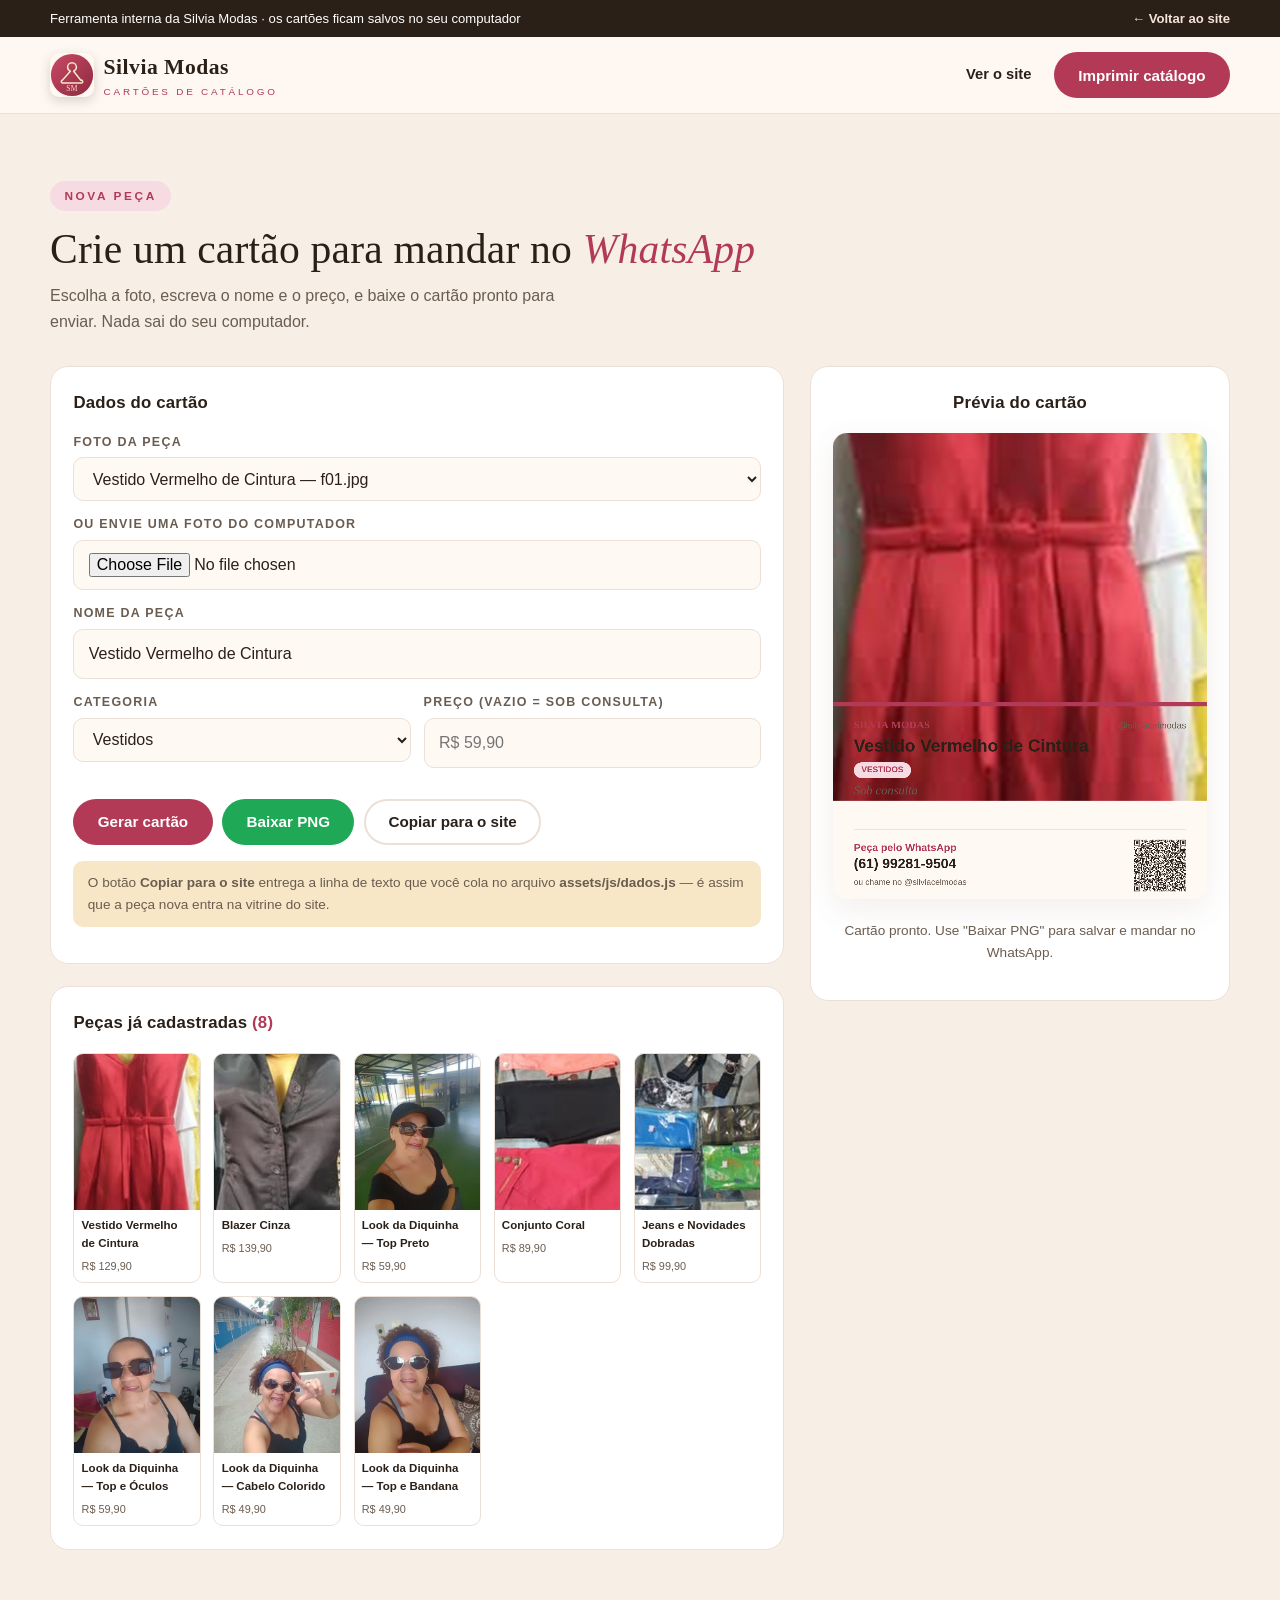
<file: catalogo.html>
<!doctype html>
<html lang="pt-BR">
<head>
<meta charset="utf-8">
<meta name="viewport" content="width=device-width, initial-scale=1">
<title>Cartões de catálogo | Silvia Modas</title>
<meta name="robots" content="noindex, nofollow">
<link rel="icon" href="assets/img/logo.svg" type="image/svg+xml">
<link rel="stylesheet" href="assets/css/estilo.css?v=2">
<style>
  body { background: var(--areia); }
  .painel { display: grid; grid-template-columns: 1fr 420px; gap: 1.6rem; align-items: start; }
  .caixa { background: #fff; border: 1px solid var(--linha); border-radius: var(--raio); padding: 1.4rem; }
  .caixa h3 { font-family: var(--sans); font-weight: 700; margin: 0 0 1rem; font-size: 1.05rem; }
  .campo { display: block; margin-bottom: .9rem; }
  .campo span { display: block; font-size: .78rem; font-weight: 700; letter-spacing: .1em; text-transform: uppercase; color: var(--tinta-suave); margin-bottom: .3rem; }
  .campo input, .campo select, .campo textarea {
    width: 100%; padding: .7rem .9rem; border: 1.5px solid var(--linha); border-radius: 10px;
    font: inherit; background: var(--creme); color: var(--tinta);
  }
  .campo input:focus, .campo select:focus { outline: none; border-color: var(--rose); }
  .dupla { display: grid; grid-template-columns: 1fr 1fr; gap: .8rem; }
  .acoes { display: flex; gap: .6rem; flex-wrap: wrap; margin-top: 1rem; }
  .previo { text-align: center; }
  .previo canvas { max-width: 100%; border-radius: 14px; box-shadow: var(--sombra); }
  .lista-cartoes { display: grid; grid-template-columns: repeat(auto-fill, minmax(120px, 1fr)); gap: .8rem; }
  .mini { position: relative; border-radius: 10px; overflow: hidden; border: 1px solid var(--linha); cursor: pointer; background: #fff; }
  .mini img { width: 100%; display: block; }
  .mini b { display: block; font-size: .72rem; padding: .35rem .45rem; font-weight: 700; color: var(--tinta); }
  .mini .sp { display: block; font-size: .68rem; padding: 0 .45rem .4rem; color: var(--tinta-suave); }
  .mini:hover { outline: 2px solid var(--rose); }
  .aviso { font-size: .85rem; color: var(--tinta-suave); background: var(--dourado-claro); padding: .7rem .9rem; border-radius: 10px; }
  .voltar { color: var(--rose); text-decoration: none; font-weight: 700; }
  #imprimir { display: none; }
  @media print {
    body > *:not(#imprimir) { display: none !important; }
    #imprimir { display: block; }
    #imprimir .pg { page-break-after: always; text-align: center; }
    #imprimir img { width: 95mm; }
  }
  @media (max-width: 900px) { .painel { grid-template-columns: 1fr; } }
</style>
</head>
<body>

<div class="topo">
  <div class="container">
    <div class="itens"><span>Ferramenta interna da Silvia Modas · os cartões ficam salvos no seu computador</span></div>
    <div class="itens"><a class="voltar" href="index.html">← Voltar ao site</a></div>
  </div>
</div>

<header class="cabecalho">
  <div class="container">
    <a class="marca" href="index.html">
      <img class="logo" src="assets/img/logo.svg" alt="">
      <span><strong>Silvia Modas</strong><small>Cartões de catálogo</small></span>
    </a>
    <nav class="menu">
      <a href="index.html">Ver o site</a>
      <button class="btn btn-rosa" id="btnImprimir" type="button">Imprimir catálogo</button>
    </nav>
  </div>
</header>

<section>
  <div class="container">
    <span class="rotulo">Nova peça</span>
    <h2 class="titulo">Crie um cartão para mandar no <em>WhatsApp</em></h2>
    <p class="subtitulo">Escolha a foto, escreva o nome e o preço, e baixe o cartão pronto para enviar. Nada sai do seu computador.</p>

    <div class="painel">
      <div>
        <div class="caixa">
          <h3>Dados do cartão</h3>
          <label class="campo">
            <span>Foto da peça</span>
            <select id="fotoSelect"></select>
          </label>
          <label class="campo">
            <span>Ou envie uma foto do computador</span>
            <input type="file" id="fotoUpload" accept="image/jpeg,image/png,image/webp">
          </label>
          <label class="campo">
            <span>Nome da peça</span>
            <input type="text" id="pNome" placeholder="Ex.: Vestido floral coral" maxlength="60">
          </label>
          <div class="dupla">
            <label class="campo">
              <span>Categoria</span>
              <select id="pCategoria"></select>
            </label>
            <label class="campo">
              <span>Preço (vazio = sob consulta)</span>
              <input type="text" id="pPreco" placeholder="R$ 59,90" maxlength="24">
            </label>
          </div>
          <div class="acoes">
            <button class="btn btn-rosa" id="btnGerar" type="button">Gerar cartão</button>
            <button class="btn btn-whats" id="btnBaixar" type="button">Baixar PNG</button>
            <button class="btn btn-linha" id="btnCopiar" type="button">Copiar para o site</button>
          </div>
          <p class="aviso" style="margin-top:1rem">
            O botão <b>Copiar para o site</b> entrega a linha de texto que você cola no arquivo
            <b>assets/js/dados.js</b> — é assim que a peça nova entra na vitrine do site.
          </p>
        </div>

        <div class="caixa" style="margin-top:1.4rem">
          <h3>Peças já cadastradas <span id="qtd" style="color:var(--rose)"></span></h3>
          <div class="lista-cartoes" id="lista"></div>
        </div>
      </div>

      <div class="caixa previo">
        <h3>Prévia do cartão</h3>
        <canvas id="canvas" width="1080" height="1350" style="width:100%"></canvas>
        <p id="msg" style="font-size:.85rem;color:var(--tinta-suave)"></p>
      </div>
    </div>
  </div>
</section>

<div id="imprimir"></div>

<script src="assets/js/dados.js?v=2"></script>
<script src="assets/js/cartoes.js?v=2"></script>
</body>
</html>
</file>
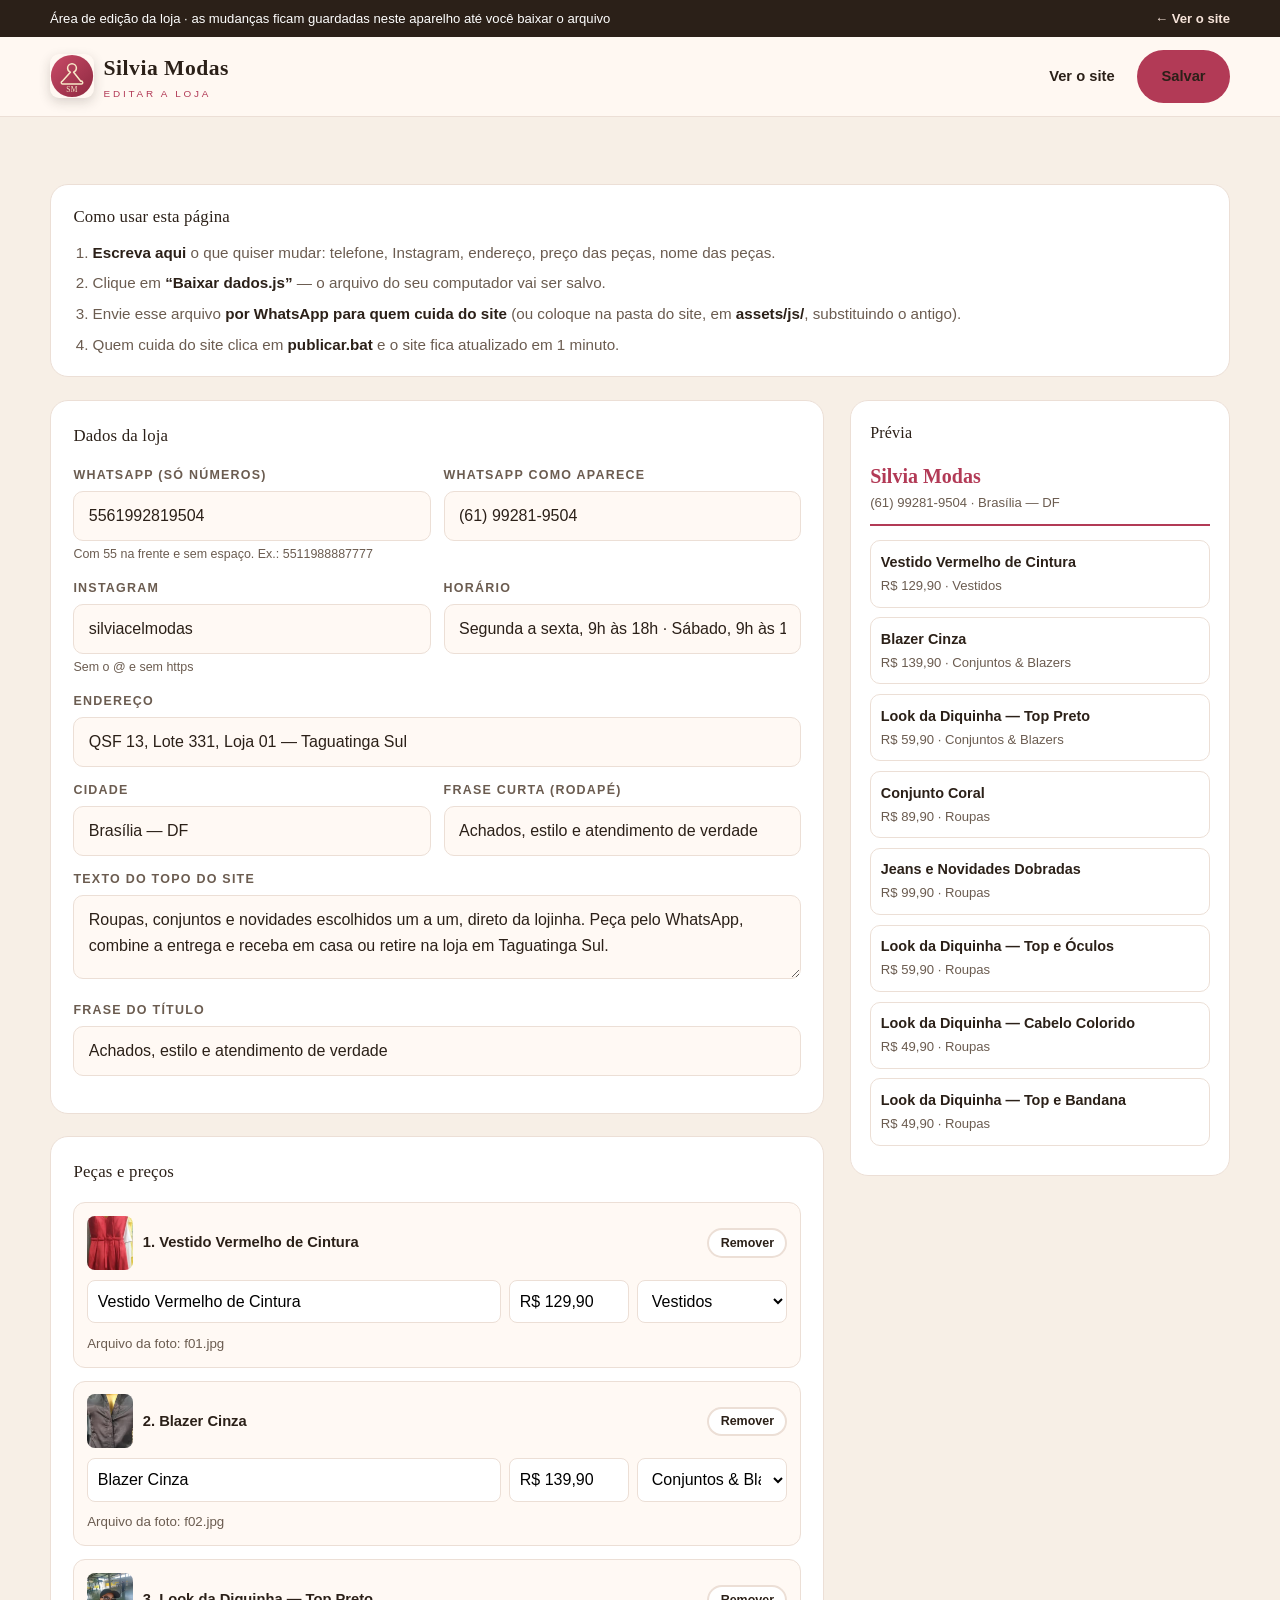
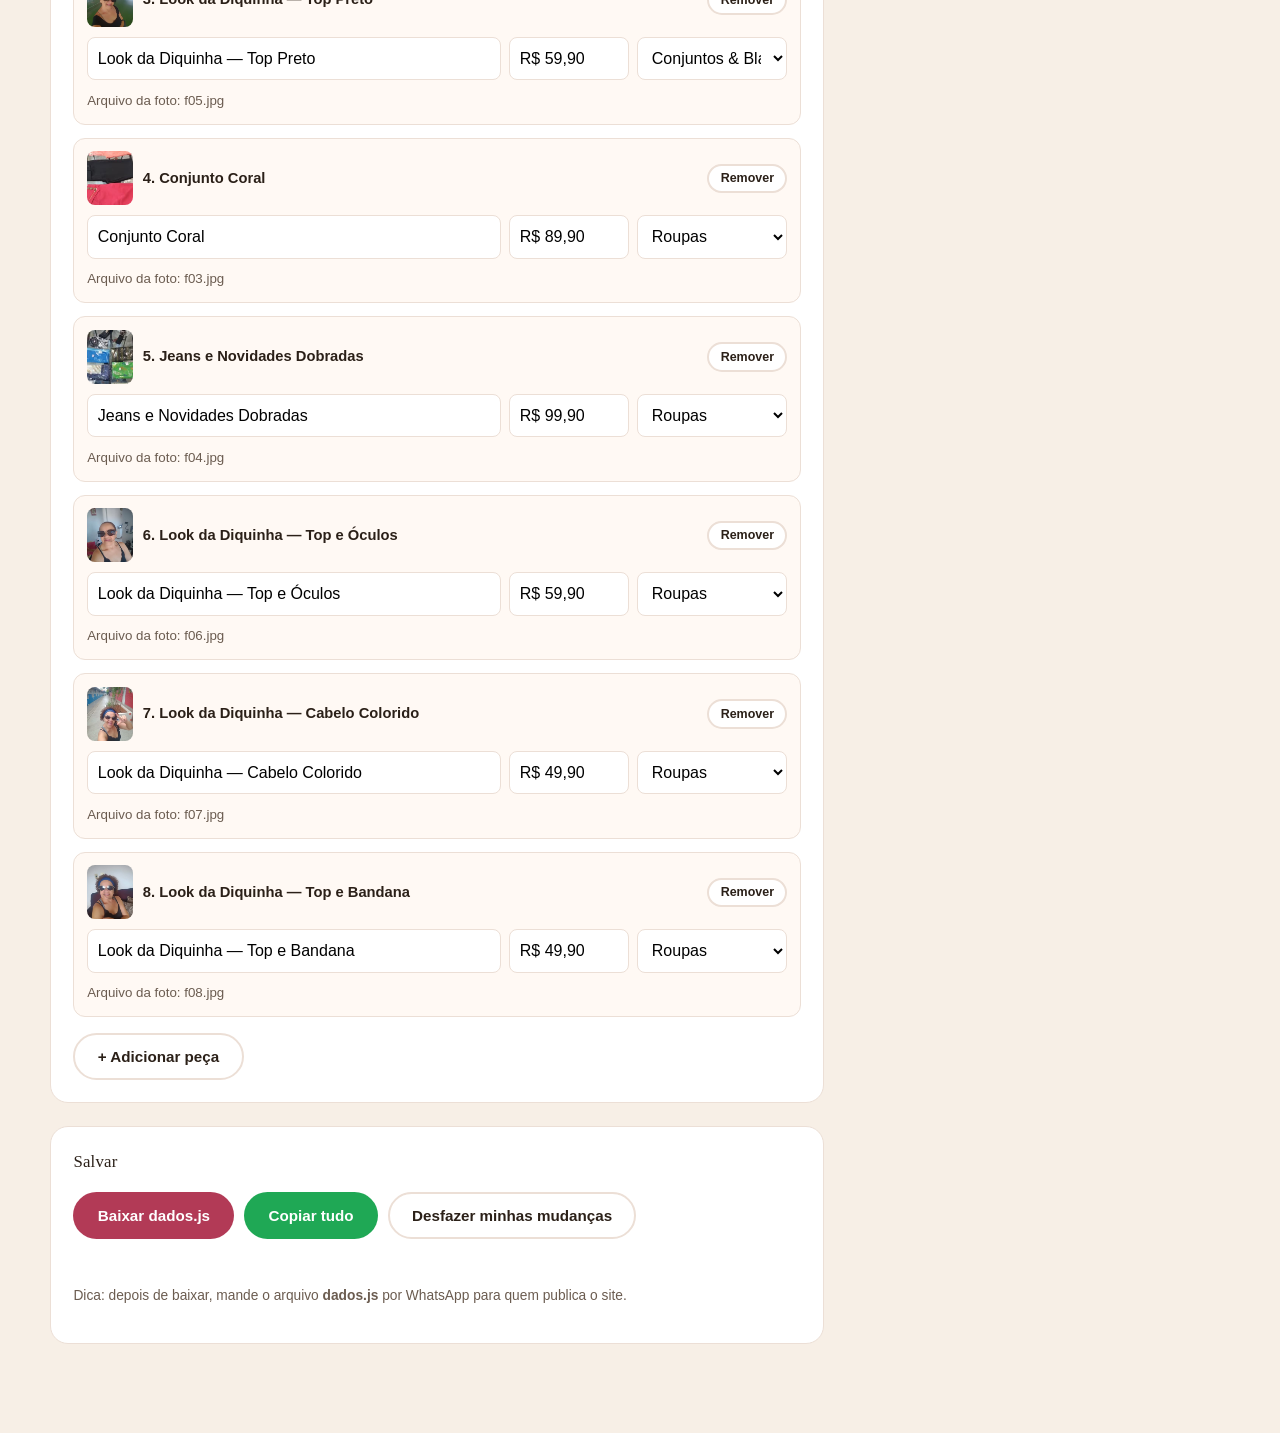
<file: editor.html>
<!doctype html>
<html lang="pt-BR">
<head>
<meta charset="utf-8">
<meta name="viewport" content="width=device-width, initial-scale=1">
<title>Editar a loja | Silvia Modas</title>
<meta name="robots" content="noindex, nofollow">
<link rel="icon" href="assets/img/logo.svg" type="image/svg+xml">
<link rel="stylesheet" href="assets/css/estilo.css?v=2">
<style>
  body { background: var(--areia); }
  .guia { background: #fff; border: 1px solid var(--linha); border-radius: var(--raio); padding: 1.2rem 1.4rem; margin-bottom: 1.4rem; }
  .guia h3 { margin: 0 0 .6rem; font-size: 1.05rem; }
  .guia ol { margin: 0; padding-left: 1.2rem; display: grid; gap: .4rem; font-size: .95rem; color: var(--tinta-suave); }
  .guia ol b { color: var(--tinta); }
  .painel { display: grid; grid-template-columns: 1fr 380px; gap: 1.6rem; align-items: start; }
  .caixa { background: #fff; border: 1px solid var(--linha); border-radius: var(--raio); padding: 1.4rem; margin-bottom: 1.4rem; }
  .caixa h3 { margin: 0 0 1rem; font-size: 1.05rem; }
  .campo { display: block; margin-bottom: .9rem; }
  .campo span { display: block; font-size: .78rem; font-weight: 700; letter-spacing: .1em; text-transform: uppercase; color: var(--tinta-suave); margin-bottom: .3rem; }
  .campo input, .campo textarea, .campo select { width: 100%; padding: .7rem .9rem; border: 1.5px solid var(--linha); border-radius: 10px; font: inherit; background: var(--creme); color: var(--tinta); }
  .campo textarea { min-height: 84px; resize: vertical; }
  .campo small { display: block; font-size: .78rem; color: var(--tinta-suave); margin-top: .25rem; }
  .dupla { display: grid; grid-template-columns: 1fr 1fr; gap: .8rem; }
  .pecas { display: grid; gap: .8rem; }
  .peca { border: 1px solid var(--linha); border-radius: 12px; padding: .8rem; background: var(--creme); display: grid; gap: .6rem; }
  .peca .topo-peca { display: flex; justify-content: space-between; align-items: center; gap: .6rem; }
  .peca .foto-mini { width: 46px; height: 54px; object-fit: cover; border-radius: 8px; background: var(--areia); }
  .peca .linhas { display: grid; grid-template-columns: 1fr 120px 150px; gap: .5rem; }
  .peca input, .peca select { padding: .5rem .6rem; border: 1.5px solid var(--linha); border-radius: 8px; font: inherit; background: #fff; width: 100%; }
  .acoes { display: flex; gap: .6rem; flex-wrap: wrap; margin-top: 1rem; }
  .previo { background: #fff; border: 1px solid var(--linha); border-radius: var(--raio); padding: 1.2rem; position: sticky; top: 90px; }
  .previo h3 { margin: 0 0 .9rem; font-size: 1rem; }
  .mini-cab { border-bottom: 2px solid var(--rose); padding-bottom: .7rem; margin-bottom: .9rem; }
  .mini-cab b { font-family: var(--serifada); font-size: 1.25rem; color: var(--rose); }
  .mini-cab span { display: block; font-size: .82rem; color: var(--tinta-suave); }
  .mini-card { border: 1px solid var(--linha); border-radius: 10px; padding: .6rem; margin-bottom: .6rem; font-size: .9rem; }
  .mini-card b { display: block; }
  .mini-card i { color: var(--tinta-suave); font-style: normal; font-size: .82rem; }
  .status { font-size: .9rem; color: var(--verde); font-weight: 700; min-height: 1.2em; }
  .voltar { color: var(--rose); text-decoration: none; font-weight: 700; }
  @media (max-width: 900px) { .painel { grid-template-columns: 1fr; } .previo { position: static; } .peca .linhas { grid-template-columns: 1fr; } }
</style>
</head>
<body>

<div class="topo">
  <div class="container">
    <div class="itens"><span>Área de edição da loja · as mudanças ficam guardadas neste aparelho até você baixar o arquivo</span></div>
    <div class="itens"><a class="voltar" href="index.html">← Ver o site</a></div>
  </div>
</div>

<header class="cabecalho">
  <div class="container">
    <a class="marca" href="index.html">
      <img class="logo" src="assets/img/logo.svg" alt="">
      <span><strong>Silvia Modas</strong><small>Editar a loja</small></span>
    </a>
    <nav class="menu">
      <a href="index.html">Ver o site</a>
      <a class="btn btn-rosa" href="#salvar">Salvar</a>
    </nav>
  </div>
</header>

<section>
  <div class="container">

    <div class="guia">
      <h3>Como usar esta página</h3>
      <ol>
        <li><b>Escreva aqui</b> o que quiser mudar: telefone, Instagram, endereço, preço das peças, nome das peças.</li>
        <li>Clique em <b>“Baixar dados.js”</b> — o arquivo do seu computador vai ser salvo.</li>
        <li>Envie esse arquivo <b>por WhatsApp para quem cuida do site</b> (ou coloque na pasta do site, em <b>assets/js/</b>, substituindo o antigo).</li>
        <li>Quem cuida do site clica em <b>publicar.bat</b> e o site fica atualizado em 1 minuto.</li>
      </ol>
    </div>

    <div class="painel">
      <div>
        <div class="caixa">
          <h3>Dados da loja</h3>
          <div class="dupla">
            <label class="campo">
              <span>WhatsApp (só números)</span>
              <input type="text" id="whatsapp" placeholder="5511999999999">
              <small>Com 55 na frente e sem espaço. Ex.: 5511988887777</small>
            </label>
            <label class="campo">
              <span>WhatsApp como aparece</span>
              <input type="text" id="whatsappLegivel" placeholder="(11) 88888-7777">
            </label>
          </div>
          <div class="dupla">
            <label class="campo">
              <span>Instagram</span>
              <input type="text" id="instagram" placeholder="silviamodas">
              <small>Sem o @ e sem https</small>
            </label>
            <label class="campo">
              <span>Horário</span>
              <input type="text" id="horario" placeholder="Segunda a sexta, 9h às 18h">
            </label>
          </div>
          <label class="campo">
            <span>Endereço</span>
            <input type="text" id="endereco" placeholder="QSF 13, Lote 331, Loja 01 — Taguatinga Sul">
          </label>
          <div class="dupla">
            <label class="campo">
              <span>Cidade</span>
              <input type="text" id="cidade" placeholder="Brasília — DF">
            </label>
            <label class="campo">
              <span>Frase curta (rodapé)</span>
              <input type="text" id="frase" placeholder="Achados, estilo e atendimento de verdade">
            </label>
          </div>
          <label class="campo">
            <span>Texto do topo do site</span>
            <textarea id="descricao" placeholder="Explique aqui o que a loja vende"></textarea>
          </label>
          <label class="campo">
            <span>Frase do título</span>
            <input type="text" id="slogan" placeholder="Moda feminina com carinho">
          </label>
        </div>

        <div class="caixa">
          <h3>Peças e preços</h3>
          <div class="pecas" id="pecas"></div>
          <div class="acoes">
            <button class="btn btn-linha" id="btnAddPeca" type="button">+ Adicionar peça</button>
          </div>
        </div>

        <div class="caixa" id="salvar">
          <h3>Salvar</h3>
          <div class="acoes">
            <button class="btn btn-rosa" id="btnBaixar" type="button">Baixar dados.js</button>
            <button class="btn btn-whats" id="btnCopiar" type="button">Copiar tudo</button>
            <button class="btn btn-linha" id="btnRestaurar" type="button">Desfazer minhas mudanças</button>
          </div>
          <p class="status" id="status"></p>
          <p style="font-size:.86rem;color:var(--tinta-suave)">
            Dica: depois de baixar, mande o arquivo <b>dados.js</b> por WhatsApp para quem publica o site.
          </p>
        </div>
      </div>

      <aside class="previo">
        <h3>Prévia</h3>
        <div class="mini-cab">
          <b id="pTitulo">Silvia Modas</b>
          <span id="pCab"></span>
        </div>
        <div id="pPecas"></div>
      </aside>
    </div>
  </div>
</section>

<script src="assets/js/dados.js?v=2"></script>
<script src="assets/js/editor.js?v=2"></script>
</body>
</html>
</file>
<file: assets/css/estilo.css>
/* ============================================================
   SILVIA MODAS — folha de estilo
   Paleta: rosa + dourado + creme (alegre e elegante)
   ============================================================ */

:root {
  --rose: #b23a56;
  --rose-escuro: #8d2940;
  --rose-claro: #f6dbe2;
  --dourado: #c9912f;
  --dourado-claro: #f7e7c6;
  --creme: #fff9f4;
  --areia: #f7efe6;
  --tinta: #2b2018;
  --tinta-suave: #6b5c50;
  --linha: #ecdfd6;
  --verde: #1fa855;
  --sombra: 0 10px 30px rgba(139, 86, 70, .10);
  --sombra-forte: 0 18px 50px rgba(139, 86, 70, .18);
  --raio: 18px;
  --serifada: Georgia, "Times New Roman", "Iowan Old Style", serif;
  --sans: "Segoe UI", Roboto, "Helvetica Neue", Arial, sans-serif;
  --max: 1180px;
}

* { box-sizing: border-box; }

html { scroll-behavior: smooth; }

body {
  margin: 0;
  font-family: var(--sans);
  font-size: 16px;
  line-height: 1.6;
  color: var(--tinta);
  background: var(--creme);
  -webkit-font-smoothing: antialiased;
}

img { max-width: 100%; display: block; }

h1, h2, h3, .serif { font-family: var(--serifada); font-weight: 400; letter-spacing: .2px; }

.container { width: min(var(--max), 100% - 2.2rem); margin-inline: auto; }

section { padding: 4.2rem 0; }
section.creme { background: var(--creme); }
section.areia { background: var(--areia); }

.rotulo {
  display: inline-block;
  font-size: .74rem;
  letter-spacing: .22em;
  text-transform: uppercase;
  font-weight: 700;
  color: var(--rose);
  background: var(--rose-claro);
  border-radius: 999px;
  padding: .35rem .9rem;
  margin-bottom: .9rem;
}

h2.titulo { font-size: clamp(1.8rem, 3.4vw, 2.6rem); line-height: 1.15; margin: 0 0 .6rem; }
h2.titulo em { font-style: italic; color: var(--rose); }
.subtitulo { color: var(--tinta-suave); margin: 0 0 2rem; max-width: 60ch; }

/* ---------------- Topo ---------------- */
.topo {
  background: var(--tinta);
  color: #fff;
  font-size: .82rem;
  padding: .5rem 0;
}
.topo .container { display: flex; gap: 1.2rem; align-items: center; justify-content: space-between; flex-wrap: wrap; }
.topo a { color: #f6e3d9; text-decoration: none; }
.topo .itens { display: flex; gap: 1.2rem; flex-wrap: wrap; }

.cabecalho {
  position: sticky; top: 0; z-index: 40;
  background: rgba(255, 249, 244, .92);
  backdrop-filter: blur(8px);
  border-bottom: 1px solid var(--linha);
}
.cabecalho .container { display: flex; align-items: center; justify-content: space-between; gap: 1rem; padding: .8rem 0; }
.marca { display: flex; align-items: center; gap: .6rem; text-decoration: none; color: var(--tinta); }
.marca .logo { width: 44px; height: 44px; border-radius: 9px; object-fit: cover; box-shadow: 0 4px 12px rgba(43, 32, 24, .18); }
.marca strong { font-family: var(--serifada); font-size: 1.35rem; letter-spacing: .5px; }
.marca small { display: block; font-size: .62rem; letter-spacing: .28em; text-transform: uppercase; color: var(--rose); }
.menu { display: flex; gap: 1.4rem; align-items: center; }
.menu a { text-decoration: none; color: var(--tinta); font-size: .92rem; font-weight: 600; }
.menu a:hover { color: var(--rose); }
.menu .cta { color: #fff; }

/* ---------------- Botões ---------------- */
.btn {
  display: inline-flex; align-items: center; gap: .5rem;
  padding: .8rem 1.4rem; border-radius: 999px;
  text-decoration: none; font-weight: 700; font-size: .95rem;
  border: 2px solid transparent; cursor: pointer;
  transition: transform .15s ease, box-shadow .15s ease, background .15s ease;
}
.btn:hover { transform: translateY(-2px); box-shadow: var(--sombra); }
.btn-whats { background: var(--verde); color: #fff; }
.btn-whats:hover { background: #17903f; }
.btn-rosa { background: var(--rose); color: #fff; }
.btn-rosa:hover { background: var(--rose-escuro); }
.btn-claro { background: #fff; color: var(--rose); border-color: var(--rose); }
.btn-claro:hover { background: var(--rose-claro); }
.btn-linha { border-color: var(--linha); background: #fff; color: var(--tinta); }

/* ---------------- Vitrine / destaque do topo ---------------- */
.topo-fita { background: var(--dourado); color: #fff; font-size: .8rem; font-weight: 600; text-align: center; padding: .45rem 0; }

.hero { position: relative; overflow: hidden; padding: 3.5rem 0 4.5rem; }
.hero::before {
  content: ""; position: absolute; z-index: 0;
  width: 460px; height: 460px; right: -140px; top: -120px; border-radius: 50%;
  background: radial-gradient(circle at 30% 30%, var(--rose-claro), transparent 70%);
}
.hero::after {
  content: ""; position: absolute; z-index: 0;
  width: 320px; height: 320px; left: -120px; bottom: -140px; border-radius: 50%;
  background: radial-gradient(circle at 60% 40%, var(--dourado-claro), transparent 70%);
}
.hero .container { position: relative; z-index: 1; display: grid; grid-template-columns: 1.05fr .95fr; gap: 3rem; align-items: center; }
.hero h1 { font-size: clamp(2.4rem, 5.4vw, 4rem); line-height: 1.05; margin: .2rem 0 1rem; }
.hero h1 em { font-style: italic; color: var(--rose); }
.hero p.lead { font-size: 1.08rem; color: var(--tinta-suave); max-width: 46ch; }
.hero-acoes { display: flex; gap: .8rem; flex-wrap: wrap; margin-top: 1.6rem; }
.hero-selo { display: flex; align-items: center; gap: .7rem; margin-top: 1.8rem; font-size: .88rem; color: var(--tinta-suave); }
.hero-selo .bolinha { width: 34px; height: 34px; border-radius: 50%; background: var(--dourado-claro); display: grid; place-items: center; color: var(--dourado); font-weight: 700; }

.mosaico { display: grid; grid-template-columns: repeat(3, 1fr); grid-template-rows: repeat(3, 1fr); gap: .8rem; height: 430px; }
.mosaico figure { margin: 0; overflow: hidden; border-radius: var(--raio); box-shadow: var(--sombra); background: var(--areia); }
.mosaico img { width: 100%; height: 100%; object-fit: cover; transition: transform .5s ease; }
.mosaico figure:hover img { transform: scale(1.06); }
.mosaico .g1 { grid-column: span 2; grid-row: span 2; }
.mosaico .g2 { grid-column: span 1; grid-row: span 1; }

/* ---------------- Chips de categoria ---------------- */
.filtros { display: flex; gap: .5rem; flex-wrap: wrap; margin-bottom: 2rem; }
.chip {
  border: 1.5px solid var(--linha); background: #fff; color: var(--tinta);
  border-radius: 999px; padding: .5rem 1.1rem; font-size: .9rem; font-weight: 600;
  cursor: pointer; transition: all .15s ease;
}
.chip:hover { border-color: var(--rose); color: var(--rose); }
.chip.ativo { background: var(--rose); border-color: var(--rose); color: #fff; }

/* ---------------- Grade de produtos ---------------- */
.grade { display: grid; grid-template-columns: repeat(auto-fill, minmax(240px, 1fr)); gap: 1.5rem; }
.cartao {
  background: #fff; border-radius: var(--raio); overflow: hidden;
  border: 1px solid var(--linha); display: flex; flex-direction: column;
  transition: transform .2s ease, box-shadow .2s ease;
}
.cartao:hover { transform: translateY(-4px); box-shadow: var(--sombra-forte); }
.cartao .foto { position: relative; aspect-ratio: 4 / 5; background: var(--areia); overflow: hidden; }
.cartao .foto img { width: 100%; height: 100%; object-fit: cover; transition: transform .5s ease; }
.cartao:hover .foto img { transform: scale(1.05); }
.cartao .marca-destaque {
  position: absolute; top: .8rem; left: .8rem; background: var(--dourado); color: #fff;
  font-size: .68rem; font-weight: 800; letter-spacing: .12em; text-transform: uppercase;
  padding: .28rem .6rem; border-radius: 999px;
}
.cartao .coracao {
  position: absolute; top: .6rem; right: .6rem; width: 36px; height: 36px; border: 0;
  border-radius: 50%; background: rgba(255, 255, 255, .92); cursor: pointer; font-size: 1rem;
  display: grid; place-items: center; transition: transform .15s ease;
}
.cartao .coracao:hover { transform: scale(1.12); }
.cartao .coracao.liked { background: var(--rose); }
.cartao .corpo { padding: 1rem 1.1rem 1.2rem; display: flex; flex-direction: column; gap: .5rem; flex: 1; }
.cartao .tag { font-size: .72rem; letter-spacing: .14em; text-transform: uppercase; color: var(--rose); font-weight: 700; }
.cartao h3 { margin: 0; font-size: 1.06rem; line-height: 1.3; font-family: var(--sans); font-weight: 700; }
.cartao .preco { font-family: var(--serifada); font-size: 1.25rem; color: var(--tinta); margin-top: auto; padding-top: .2rem; }
.cartao .preco small { font-family: var(--sans); font-size: .8rem; color: var(--tinta-suave); }
.cartao .btn { margin-top: auto; justify-content: center; }

/* ---------------- Sobre ---------------- */
.sobre .container { display: grid; grid-template-columns: .95fr 1.05fr; gap: 3rem; align-items: center; }
.sobre .foto-sobre { border-radius: var(--raio); overflow: hidden; box-shadow: var(--sombra-forte); position: relative; }
.sobre .foto-sobre img { width: 100%; aspect-ratio: 4 / 5; object-fit: cover; }
.sobre .foto-sobre::after {
  content: "Silvia Modas"; position: absolute; left: 1rem; bottom: 1rem;
  background: rgba(43, 32, 24, .82); color: #fff; padding: .4rem .9rem; border-radius: 999px;
  font-size: .78rem; letter-spacing: .18em; text-transform: uppercase;
}
.lista-marcada { list-style: none; padding: 0; margin: 1.2rem 0 0; display: grid; gap: .9rem; }
.lista-marcada li { display: flex; gap: .8rem; align-items: flex-start; }
.lista-marcada .ico {
  flex: 0 0 34px; height: 34px; border-radius: 50%; display: grid; place-items: center;
  background: var(--rose-claro); color: var(--rose); font-weight: 800;
}

/* ---------------- Passos ---------------- */
.passos { display: grid; grid-template-columns: repeat(3, 1fr); gap: 1.5rem; }
.passo { background: #fff; border: 1px solid var(--linha); border-radius: var(--raio); padding: 1.6rem 1.4rem; position: relative; }
.passo .num {
  width: 42px; height: 42px; border-radius: 50%; background: var(--rose); color: #fff;
  display: grid; place-items: center; font-weight: 800; font-family: var(--serifada); font-size: 1.1rem; margin-bottom: .9rem;
}
.passo h3 { margin: 0 0 .4rem; font-size: 1.1rem; font-family: var(--sans); font-weight: 700; }
.passo p { margin: 0; color: var(--tinta-suave); font-size: .95rem; }

/* ---------------- Onde estamos ---------------- */
.onde .container { display: grid; grid-template-columns: 1fr 1fr; gap: 2.5rem; align-items: center; }
.info-linha { display: flex; gap: 1rem; padding: 1rem 0; border-bottom: 1px dashed var(--linha); }
.info-linha:last-child { border-bottom: 0; }
.info-linha .ico { flex: 0 0 42px; height: 42px; border-radius: 12px; background: var(--dourado-claro); color: var(--dourado); display: grid; place-items: center; font-size: 1.1rem; }
.info-linha strong { display: block; font-size: .78rem; letter-spacing: .14em; text-transform: uppercase; color: var(--tinta-suave); }
.info-linha span { font-size: 1.02rem; }

/* ---------------- Chamada final ---------------- */
.chamada { background: linear-gradient(135deg, var(--rose) 0%, var(--rose-escuro) 100%); color: #fff; text-align: center; }
.chamada h2 { font-size: clamp(1.9rem, 4vw, 2.8rem); margin: 0 0 .7rem; }
.chamada p { max-width: 52ch; margin: 0 auto 1.8rem; color: #ffeef2; }
.chamada .btn-claro { color: var(--rose); }
.chamada .btn-linha { color: #fff; border-color: rgba(255, 255, 255, .5); background: transparent; }
.chamada .acoes { display: flex; gap: .8rem; justify-content: center; flex-wrap: wrap; }

/* ---------------- Rodapé ---------------- */
.rodape { background: var(--tinta); color: #e8dbd2; padding: 3rem 0 1.4rem; }
.rodape .grid-rodape { display: grid; grid-template-columns: 1.4fr 1fr 1fr; gap: 2rem; }
.rodape h4 { font-family: var(--serifada); font-size: 1.1rem; color: #fff; margin: 0 0 .8rem; }
.rodape a { color: #e8dbd2; text-decoration: none; }
.rodape a:hover { color: #fff; }
.rodape ul { list-style: none; padding: 0; margin: 0; display: grid; gap: .4rem; font-size: .93rem; }
.rodape .marca strong { color: #fff; }
.rodape .marca small { color: var(--dourado); }
.rodape .fim { border-top: 1px solid rgba(255, 255, 255, .12); margin-top: 2rem; padding-top: 1rem; font-size: .82rem; color: #b9a99f; display: flex; justify-content: space-between; gap: 1rem; flex-wrap: wrap; }

/* ---------------- WhatsApp flutuante + lightbox ---------------- */
.flutuante {
  position: fixed; right: 1.1rem; bottom: 1.1rem; z-index: 60;
  display: inline-flex; align-items: center; gap: .6rem;
  background: var(--verde); color: #fff; text-decoration: none;
  padding: .8rem 1.2rem; border-radius: 999px; font-weight: 700; font-size: .92rem;
  box-shadow: 0 12px 30px rgba(31, 168, 85, .35);
}
.flutuante:hover { background: #17903f; }
.lightbox {
  position: fixed; inset: 0; z-index: 80; background: rgba(20, 12, 8, .88);
  display: none; place-items: center; padding: 1.5rem;
}
.lightbox.aberto { display: grid; }
.lightbox img { max-height: 82vh; max-width: 92vw; border-radius: 12px; box-shadow: var(--sombra-forte); }
.lightbox .fechar { position: absolute; top: 1.2rem; right: 1.4rem; font-size: 2rem; color: #fff; background: none; border: 0; cursor: pointer; }
.lightbox .legenda { color: #fff; text-align: center; margin-top: .8rem; font-size: .95rem; }

/* ---------------- Responsivo ---------------- */
@media (max-width: 900px) {
  .hero .container, .sobre .container, .onde .container { grid-template-columns: 1fr; }
  .mosaico { height: 340px; }
  .passos { grid-template-columns: 1fr; }
  .rodape .grid-rodape { grid-template-columns: 1fr; }
  .menu { display: none; }
}
@media (max-width: 520px) {
  section { padding: 3rem 0; }
  .mosaico { height: 260px; }
  .flutuante span { display: none; }
}
</file>
